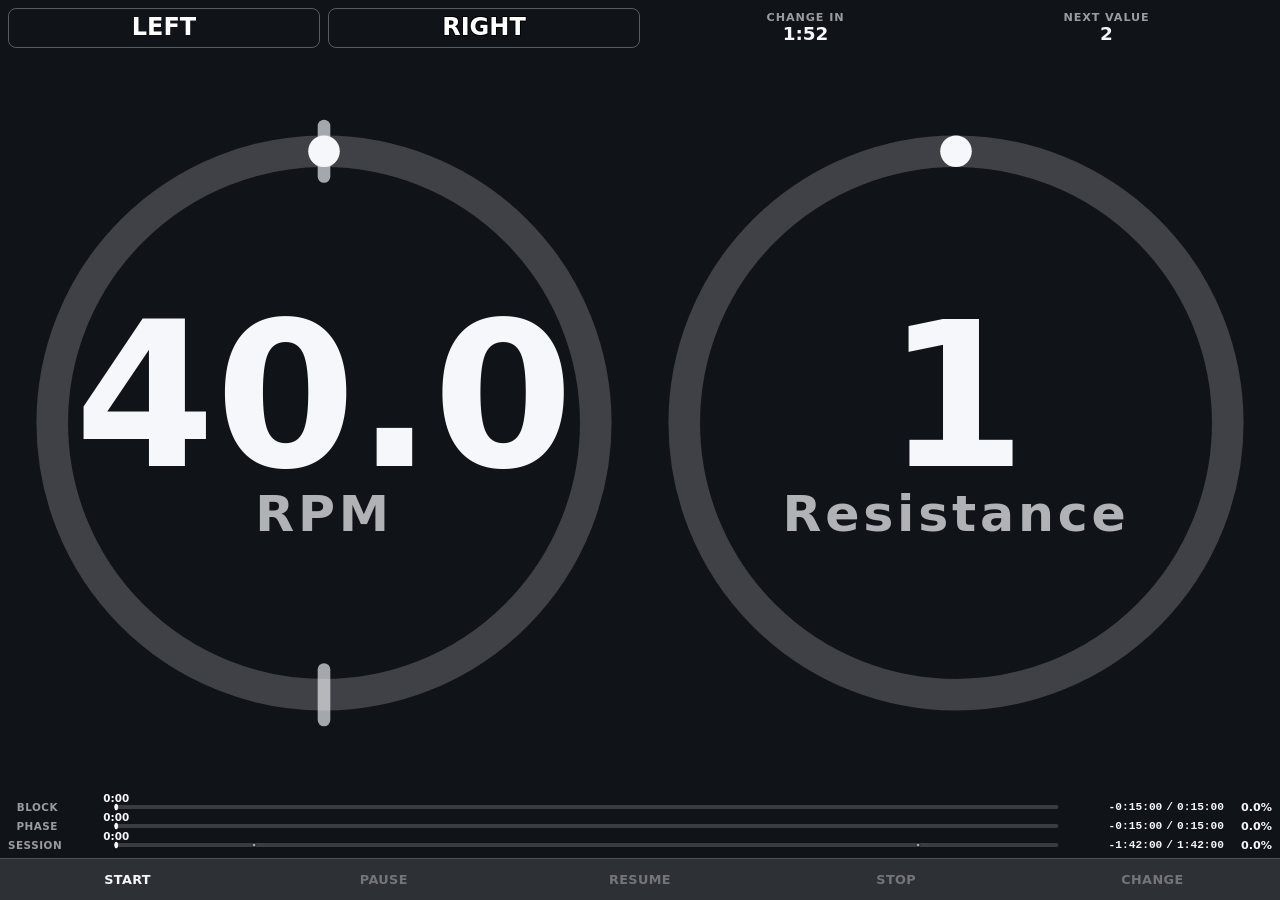
<file: apps/cadence-controller/web/index.html>
<!doctype html>
<html lang="en">
    <head>
        <meta charset="UTF-8" />
        <meta name="viewport" content="width=device-width, initial-scale=1.0" />

        <title>Cadence Controller</title>

        <meta name="theme-color" content="#101318" />

        <link rel="manifest" href="./manifest.webmanifest" />

        <link rel="stylesheet" href="./css/main.css" />

        <link rel="stylesheet" href="./css/regions/controller-header.css" />
        <link rel="stylesheet" href="./css/regions/workout-status.css" />

        <link rel="stylesheet" href="./css/playback/playback-countdown.css" />
        <link rel="stylesheet" href="./css/playback/guidance.css" />

        <link rel="stylesheet" href="./css/regions/progress-pane.css" />

        <link rel="stylesheet" href="./css/playback/playback-controls.css" />
        <link rel="stylesheet" href="./css/playback/change-workout-panel.css" />

        <link rel="stylesheet" href="./css/components/progression-circle.css" />
        <link rel="stylesheet" href="./css/components/progress-track.css" />
        <link rel="stylesheet" href="./css/components/signal-bank.css" />
    </head>

    <body>
        <main class="cadence-controller">
            <header class="controller-header">
                <div>
                    <p class="controller-header__app-name">Cadence Controller</p>

                    <h1 id="protocol-title" class="controller-header__protocol-title">
                        Loading protocol...
                    </h1>
                </div>

                <div id="playback-state" class="playback-state" aria-live="polite">Idle</div>
            </header>

            <section class="workout-status" aria-label="Workout status">
                <div class="workout-status__primary">
                    <div class="workout-status__metric">
                        <span class="workout-status__label"> Current Phase </span>

                        <span id="current-phase" class="workout-status__value"> — </span>
                    </div>

                    <div class="workout-status__metric">
                        <span class="workout-status__label"> Phase Remaining </span>

                        <span
                            id="phase-remaining-time"
                            class="workout-status__value workout-status__value--time"
                        >
                            —
                        </span>
                    </div>

                    <div class="workout-status__metric">
                        <span class="workout-status__label"> Current Block </span>

                        <span id="current-block" class="workout-status__value"> — </span>
                    </div>
                </div>

                <div class="workout-status__upcoming">
                    <div class="workout-status__metric">
                        <span class="workout-status__label"> Next Phase </span>

                        <span id="next-phase" class="workout-status__value"> — </span>
                    </div>

                    <div class="workout-status__metric">
                        <span class="workout-status__label"> Next Block </span>

                        <span id="next-block" class="workout-status__value"> — </span>
                    </div>
                </div>

                <div class="workout-status__time">
                    <div class="workout-status__metric">
                        <span class="workout-status__label"> Elapsed </span>

                        <span
                            id="elapsed-time"
                            class="workout-status__value workout-status__value--time"
                        >
                            0:00
                        </span>
                    </div>

                    <div class="workout-status__metric">
                        <span class="workout-status__label"> Workout Remaining </span>

                        <span
                            id="remaining-time"
                            class="workout-status__value workout-status__value--time"
                        >
                            0:00
                        </span>
                    </div>
                </div>
            </section>

            <section class="guidance-pane" aria-labelledby="guidance-heading">
                <h2 id="guidance-heading" class="visually-hidden">Workout Guidance</h2>

                <div
                    id="cadence-visualizer"
                    class="cadence-visualizer"
                    aria-label="Cadence guidance"
                ></div>

                <div id="load-visualizer" class="load-visualizer" aria-label="Load guidance"></div>
            </section>

            <section class="progress-pane" aria-label="Workout progress">
                <div class="progress-pane__track">
                    <div class="progress-pane__label">Block</div>
                    <div id="block-progress" class="block-progress"></div>
                </div>

                <div class="progress-pane__track">
                    <div class="progress-pane__label">Phase</div>
                    <div id="phase-progress" class="phase-progress"></div>
                </div>

                <div class="progress-pane__track">
                    <div class="progress-pane__label">Session</div>
                    <div id="workout-progress" class="workout-progress"></div>
                </div>
            </section>

            <section class="playback-controls" aria-label="Playback controls">
                <button id="start-button" type="button" class="playback-control">Start</button>

                <button id="pause-button" type="button" class="playback-control" disabled>
                    Pause
                </button>

                <button id="resume-button" type="button" class="playback-control" disabled>
                    Resume
                </button>

                <button id="stop-button" type="button" class="playback-control" disabled>
                    Stop
                </button>

                <button id="change-workout-button" type="button" class="playback-control" disabled>
                    Change
                </button>
            </section>
            <div id="change-workout-panel" class="change-workout-panel" hidden>
                <button id="skip-block-button" type="button" class="change-workout-panel__action">
                    Skip Block
                </button>

                <button id="skip-phase-button" type="button" class="change-workout-panel__action">
                    Skip Phase
                </button>

                <button
                    id="finish-block-skip-phase-button"
                    type="button"
                    class="change-workout-panel__action"
                >
                    Finish Block, Then Skip Phase
                </button>

                <button
                    id="finish-block-end-workout-button"
                    type="button"
                    class="change-workout-panel__action"
                >
                    Finish Block, Then End Workout
                </button>

                <button
                    id="cancel-pending-action-button"
                    type="button"
                    class="change-workout-panel__action"
                    hidden
                >
                    Cancel Pending Action
                </button>

                <button
                    id="cancel-change-workout-button"
                    type="button"
                    class="change-workout-panel__action"
                >
                    Cancel
                </button>
            </div>

            <div id="countdown" class="playback-countdown" aria-live="polite"></div>
        </main>

        <script type="module" src="./js/app.js"></script>
    </body>
</html>
</file>
<file: apps/cadence-controller/web/css/main.css>
:root {
    --color-background: #101318;
    --color-text: #f5f7fa;

    font-family:
    Inter,
    system-ui,
    -apple-system,
    BlinkMacSystemFont,
    "Segoe UI",
    sans-serif;

    color: var(--color-text);
    background: var(--color-background);

    font-synthesis: none;
    text-rendering: optimizeLegibility;
}

*,
*::before,
*::after {
    box-sizing: border-box;
}

html,
body {
    width: 100%;
    height: 100%;

    margin: 0;
}

body {
    min-height: 100dvh;

    overflow: hidden;

    background: var(--color-background);
    color: var(--color-text);
}

button,
input,
select,
textarea {
    font: inherit;
}

button {
    color: inherit;
}

.cadence-controller {
    position: relative;

    display: flex;
    flex-direction: column;

    width: 100%;
    height: 100dvh;
    min-width: 0;
    min-height: 0;

    overflow: hidden;
}

.visually-hidden {
    position: absolute;

    width: 1px;
    height: 1px;

    margin: -1px;
    padding: 0;

    overflow: hidden;

    border: 0;

    clip: rect(0, 0, 0, 0);
    white-space: nowrap;
}
</file>
<file: apps/cadence-controller/web/css/regions/controller-header.css>
.controller-header {
    display: none;
    align-items: center;
    justify-content: space-between;
    gap: 16px;

    flex: 0 0 auto;

    min-width: 0;

    padding: 8px 12px;

    border-bottom: 1px solid rgba(255, 255, 255, 0.12);
}

.controller-header > div:first-child {
    min-width: 0;
}

.controller-header__app-name {
    margin: 0 0 4px;

    font-size: 0.75rem;
    font-weight: 600;
    letter-spacing: 0.08em;
    text-transform: uppercase;

    opacity: 0.55;
}

.controller-header__protocol-title {
    margin: 0;

    overflow: hidden;
    text-overflow: ellipsis;
    white-space: nowrap;

    font-size: clamp(1rem, 2.2vw, 1.5rem);
    line-height: 1.15;
}

.playback-state {
    flex: 0 0 auto;

    padding: 5px 9px;

    border: 1px solid currentColor;
    border-radius: 999px;

    font-size: 0.7rem;
    font-weight: 700;
    letter-spacing: 0.06em;
    text-transform: uppercase;
}
</file>
<file: apps/cadence-controller/web/css/regions/workout-status.css>
.workout-status {
    display: none;

    grid-template-columns:
    minmax(0, 3fr)
    minmax(0, 2fr)
    minmax(0, 2fr);

    min-width: 0;

    border-bottom: 1px solid rgba(255, 255, 255, 0.12);

    background: rgba(255, 255, 255, 0.025);
}

.workout-status__primary,
.workout-status__upcoming,
.workout-status__time {
    display: none;

    min-width: 0;

    padding: 8px 12px;
}

.workout-status__primary {
    grid-template-columns: repeat(3, minmax(0, 1fr));
    gap: 12px;
}

.workout-status__upcoming,
.workout-status__time {
    grid-template-columns: repeat(2, minmax(0, 1fr));
    gap: 12px;

    border-left: 1px solid rgba(255, 255, 255, 0.1);
}

.workout-status__upcoming {
    opacity: 0.72;
}

.workout-status__metric {
    display: grid;
    gap: 3px;

    min-width: 0;
}

.workout-status__label {
    min-width: 0;

    overflow: hidden;
    text-overflow: ellipsis;
    white-space: nowrap;

    font-size: 0.65rem;
    font-weight: 600;
    letter-spacing: 0.08em;
    text-transform: uppercase;

    opacity: 0.55;
}

.workout-status__value {
    min-width: 0;

    overflow: hidden;
    text-overflow: ellipsis;
    white-space: nowrap;

    font-size: clamp(0.95rem, 2vw, 1.35rem);
    font-weight: 700;
    line-height: 1.1;
}

.workout-status__value--time {
    font-variant-numeric: tabular-nums;
}
</file>
<file: apps/cadence-controller/web/css/playback/playback-countdown.css>
.playback-countdown {
    position: fixed;
    inset: 0;
    z-index: 1000;

    display: grid;
    place-items: center;

    background: rgba(16, 19, 24, 0.72);

    font-size: clamp(6rem, 30vw, 18rem);
    font-weight: 800;
    line-height: 1;
    font-variant-numeric: tabular-nums;
    text-align: center;

    pointer-events: none;
}

.playback-countdown:empty {
    display: none;
}
</file>
<file: apps/cadence-controller/web/css/playback/guidance.css>
.guidance-pane {
    --guidance-header-height: 40px;

    container: guidance / inline-size;

    display: grid;
    grid-template-columns:
    minmax(0, 1fr)
    minmax(0, 1fr);
    grid-auto-rows: minmax(0, 1fr);

    flex: 1 1 0;

    min-width: 0;
    min-height: 0;

    padding: 8px;

    overflow: hidden;
}

.cadence-visualizer,
.load-visualizer {
    display: grid;
    grid-template-rows:
    var(--guidance-header-height)
    minmax(0, 1fr);
    gap: 8px;

    width: 100%;
    height: 100%;
    min-width: 0;
    min-height: 0;

    overflow: hidden;
}

.cadence-visualizer__signals,
.load-visualizer__status {
    width: 100%;
    height: var(--guidance-header-height);
    min-width: 0;
    min-height: 0;

    overflow: hidden;
}

.load-visualizer__status {
    display: grid;
    grid-template-columns: 1fr 1fr;
    align-items: center;

    font-variant-numeric: tabular-nums;
}

.load-visualizer__remaining,
.load-visualizer__next {
    display: flex;
    flex-direction: column;
    align-items: center;
    gap: 2px;
}

.load-visualizer__remaining {
    padding-left: 15px;
}

.load-visualizer__next {
    padding-right: 15px;
}

.load-visualizer__remaining-label,
.load-visualizer__next-label {
    font-size: 0.7rem;
    font-weight: 600;
    line-height: 1;
    letter-spacing: 0.08em;
    white-space: nowrap;

    opacity: 0.6;
}

.load-visualizer__remaining-value,
.load-visualizer__next-value {
    font-size: 1.15rem;
    font-weight: 700;
    line-height: 1;
}

.cadence-visualizer__signals .signal-bank {
    width: 100%;
    height: 100%;
}

.cadence-visualizer__circle,
.load-visualizer__circle {
    display: grid;
    place-items: center;

    min-width: 0;
    min-height: 0;

    overflow: hidden;
}

.cadence-visualizer__circle .progression-circle,
.load-visualizer__circle .progression-circle {
    width: 100%;
    height: 100%;
}

.load-visualizer[data-adjustment-pending="true"] {
    --load-adjustment-color: #ff5a5a;

    --progression-circle-track-color: var(--load-adjustment-color);
    --progression-circle-progress-color: var(--load-adjustment-color);
    --progression-circle-notch-color: var(--load-adjustment-color);
    --progression-circle-marker-color: var(--load-adjustment-color);
    --progression-circle-value-color: var(--load-adjustment-color);
    --progression-circle-label-color: var(--load-adjustment-color);
}

.load-visualizer[data-adjustment-pending="true"] .progression-circle__background {
    animation: load-adjustment-alert 0.8s ease-in-out infinite alternate;
}

@keyframes load-adjustment-alert {
    from {
        fill: rgba(255, 0, 0, 0.06);
    }

    to {
        fill: rgba(255, 0, 0, 0.24);
    }
}

@media (prefers-reduced-motion: reduce) {
    .load-visualizer[data-adjustment-pending="true"] .progression-circle__background {
        animation: none;
        fill: rgba(255, 0, 0, 0.18);
    }
}

@media (min-aspect-ratio: 1/1) {
    @container guidance (max-width: 500px) {
        .cadence-visualizer,
        .load-visualizer {
            grid-column: auto;
            grid-row: 1;
        }
    }
}

@media (max-aspect-ratio: 1/1) {
    @container guidance (max-width: 500px) {
        .cadence-visualizer,
        .load-visualizer {
            grid-column: 1 / -1;
        }

        .cadence-visualizer {
            grid-row: 1;
        }

        .load-visualizer {
            grid-row: 2;

            grid-template-rows:
            minmax(0, 1fr)
            var(--guidance-header-height);
        }

        .load-visualizer__circle {
            grid-row: 1;
        }

        .load-visualizer__status {
            grid-row: 2;
        }
    }
}
</file>
<file: apps/cadence-controller/web/css/regions/progress-pane.css>
.progress-pane {
    display: grid;
    gap: 1px;

    flex: 0 0 auto;

    min-width: 0;

    padding: 0 8px 4px;
}

.progress-pane__track {
    display: grid;
    grid-template-columns: 50px minmax(0, 1fr);
    align-items: center;
    gap: 6px;

    min-width: 0;
    min-height: 18px;
}

.progress-pane__label {
    font-size: 0.65rem;
    font-weight: 700;
    letter-spacing: 0.05em;
    text-align: right;
    text-transform: uppercase;

    opacity: 0.6;
}

.block-progress,
.phase-progress,
.workout-progress {
    display: grid;
    grid-template-columns:
    minmax(0, 1fr)
    auto
    auto;
    align-items: center;

    min-width: 0;
}

.timed-progress__track {
    min-width: 0;
}

.timed-progress__time,
.timed-progress__percent {
    font-size: 0.7rem;
    font-weight: 700;
    font-variant-numeric: tabular-nums;
    white-space: nowrap;
}

.timed-progress__time {
    display: grid;
    grid-template-columns:
    8ch
    1ch
    7ch;
    align-items: center;
    gap: 4px;

    font-family:
    ui-monospace, SFMono-Regular, Menlo, Monaco, Consolas, "Liberation Mono", monospace;
}

.timed-progress__remaining,
.timed-progress__duration {
    text-align: right;
}

.timed-progress__separator {
    text-align: center;
}

.timed-progress__percent {
    min-width: 3rem;

    text-align: right;
}

.workout-progress {
    width: 100%;
}
</file>
<file: apps/cadence-controller/web/css/playback/playback-controls.css>
.playback-controls {
    display: grid;
    grid-template-columns: repeat(5, minmax(0, 1fr));
    gap: 1px;

    flex: 0 0 42px;

    width: 100%;
    min-width: 0;

    border-top: 1px solid rgba(255, 255, 255, 0.16);

    background: rgba(255, 255, 255, 0.12);
}

.playback-control {
    min-width: 0;
    min-height: 0;

    padding: 0 8px;

    border: 0;
    border-radius: 0;

    background: transparent;
    color: inherit;

    font: inherit;
    font-size: 0.8rem;
    font-weight: 700;
    letter-spacing: 0.03em;
    text-transform: uppercase;

    cursor: pointer;
}

.playback-control--pending {
    background: #d6a72b;
    color: #101318;
}

.playback-control:hover:not(:disabled) {
    background: rgba(255, 255, 255, 0.08);
}

.playback-control:active:not(:disabled) {
    background: rgba(255, 255, 255, 0.14);
}

.playback-control:disabled {
    opacity: 0.35;

    cursor: default;
}

.playback-control:focus-visible {
    position: relative;
    z-index: 1;

    outline: 3px solid currentColor;
    outline-offset: -3px;
}
</file>
<file: apps/cadence-controller/web/css/playback/change-workout-panel.css>
.change-workout-panel {
    position: absolute;
    inset: 0;
    z-index: 10;

    display: flex;
    flex-direction: column;
    justify-content: center;
    gap: clamp(0.3rem, 1dvh, 0.7rem);

    padding: clamp(0.75rem, 2dvh, 1.5rem);

    background: rgba(0, 0, 0, 0.92);
}

.change-workout-panel[hidden] {
    display: none;
}

.change-workout-panel__action {
    min-height: clamp(2.25rem, 5.5dvh, 3.5rem);

    padding: clamp(0.4rem, 1dvh, 0.75rem) 0.75rem;

    border: 1px solid rgba(255, 255, 255, 0.2);
    border-radius: 8px;

    background: rgba(255, 255, 255, 0.08);
    color: inherit;

    font-family: inherit;
    font-size: clamp(0.8rem, 1.8dvh, 1rem);
    font-weight: 700;
    text-transform: uppercase;

    cursor: pointer;
}
</file>
<file: apps/cadence-controller/web/css/components/progression-circle.css>
.progression-circle {
    --progression-circle-track-color: #3f4146;
    --progression-circle-progress-color: #f5f7fa;

    --progression-circle-notch-color: currentColor;
    --progression-circle-notch-opacity: 0.65;

    --progression-circle-marker-color: var(--progression-circle-progress-color);

    --progression-circle-fill-color: transparent;

    --progression-circle-target-stroke-color: #000;

    --progression-circle-value-color: currentColor;

    --progression-circle-label-color: currentColor;
    --progression-circle-label-opacity: 0.7;

    display: block;

    width: 100%;
    height: 100%;
    max-width: 100%;
    max-height: 100%;

    overflow: hidden;

    color: inherit;
    font-family: inherit;

    pointer-events: none;
    user-select: none;
}

.progression-circle__background {
    fill: transparent;
    stroke: none;
}

.progression-circle__track {
    fill: var(--progression-circle-fill-color);

    stroke: var(--progression-circle-track-color);
    stroke-width: 5;
    stroke-linecap: round;
}

.progression-circle__progress {
    fill: none;

    stroke: var(--progression-circle-progress-color);
    stroke-width: 5;
    stroke-linecap: butt;
}

.progression-circle__notch {
    stroke: var(--progression-circle-notch-color);
    stroke-width: 2;
    stroke-opacity: var(--progression-circle-notch-opacity);
    stroke-linecap: round;
}

.progression-circle__target {
    fill: var(--progression-circle-track-color);
}

.progression-circle__marker-dot {
    fill: var(--progression-circle-marker-color);

    vector-effect: non-scaling-stroke;
}

.progression-circle__value {
    fill: var(--progression-circle-value-color);

    font-size: 32px;
    font-weight: 700;
    font-variant-numeric: tabular-nums;

    dominant-baseline: middle;
}

.progression-circle__label {
    fill: var(--progression-circle-label-color);
    fill-opacity: var(--progression-circle-label-opacity);

    font-size: 8px;
    font-weight: 600;
    letter-spacing: 0.6px;

    dominant-baseline: middle;
}
</file>
<file: apps/cadence-controller/web/css/components/progress-track.css>
.progress-track {
    --progress-track-height: 18px;

    --progress-track-track-color: currentColor;
    --progress-track-track-opacity: 0.18;

    --progress-track-progress-color: currentColor;

    --progress-track-tick-color: currentColor;
    --progress-track-tick-border-color: #000;
    --progress-track-tick-opacity: 0.55;

    --progress-track-marker-color: currentColor;
    --progress-track-marker-text-color: currentColor;

    --progress-track-tick-label-color: currentColor;
    --progress-track-tick-label-opacity: 0.7;

    --progress-track-pending-omission-color: rgba(176, 78, 52, 0.9);
    --progress-track-confirmed-omission-color: rgba(120, 120, 120, 0.9);

    position: relative;

    width: 100%;
    height: var(--progress-track-height);
    min-width: 0;
    min-height: 0;

    color: inherit;
    font-family: inherit;
    font-variant-numeric: tabular-nums;

    pointer-events: none;
    user-select: none;
}

.progress-track__svg {
    position: absolute;
    inset: 0;

    display: block;

    width: 100%;
    height: var(--progress-track-height);

    overflow: visible;
}

.progress-track__track {
    stroke: var(--progress-track-track-color);
    stroke-width: 4px;
    stroke-opacity: var(--progress-track-track-opacity);
    stroke-linecap: round;

    vector-effect: non-scaling-stroke;
}

.progress-track__progress {
    stroke: var(--progress-track-progress-color);
    stroke-width: 4px;
    stroke-linecap: round;

    vector-effect: non-scaling-stroke;
}

.progress-track__ticks {
    position: absolute;
    inset: 0;
}

.progress-track__tick {
    position: absolute;
    top: 50%;

    transform: translate(-50%, -50%);
}

.progress-track__tick-marker {
    box-sizing: border-box;

    width: 5px;
    height: 5px;

    border: 1px solid var(--progress-track-tick-border-color);
    border-radius: 50%;

    background: var(--progress-track-tick-color);

    opacity: var(--progress-track-tick-opacity);
}

.progress-track__marker-line {
    stroke: var(--progress-track-marker-color);
    stroke-width: 3px;
    stroke-linecap: round;

    vector-effect: non-scaling-stroke;
}

.progress-track__marker-text {
    position: absolute;
    top: 50%;

    color: var(--progress-track-marker-text-color);

    font-size: 0.65rem;
    font-weight: 700;
    line-height: 1;
    white-space: nowrap;

    transform: translate(-50%, -50%) translateY(-9px);
}

.progress-track__tick-labels {
    display: none;
}

.progress-track__tick-label {
    position: absolute;
    bottom: 0;

    color: var(--progress-track-tick-label-color);

    font-size: 0.65rem;
    font-weight: 600;
    line-height: 1;
    white-space: nowrap;

    opacity: var(--progress-track-tick-label-opacity);
    transform: translateX(-50%);
}

.progress-track__range {
    stroke-width: 7px;
    stroke-linecap: butt;
}

.progress-track__range[data-state="pending-omission"] {
    stroke: var(--progress-track-pending-omission-color);
}

.progress-track__range[data-state="confirmed-omission"] {
    stroke: var(--progress-track-confirmed-omission-color);
}
</file>
<file: apps/cadence-controller/web/css/components/signal-bank.css>
.signal-bank {
    --signal-bank-gap: 0.5rem;

    --signal-bank-background: transparent;
    --signal-bank-border-color: rgba(255, 255, 255, 0.3);

    --signal-bank-inactive-text-color: #fff;
    --signal-bank-active-background: #fff;
    --signal-bank-active-text-color: #000;

    --signal-bank-label-outline-color: #000;
    --signal-bank-label-outline-width: 0.75px;

    --signal-bank-active-duration: 500ms;

    display: grid;
    grid-template-columns: repeat(var(--signal-count), minmax(0, 1fr));
    gap: var(--signal-bank-gap);

    width: 100%;
    height: 100%;

    color: inherit;
    font-family: inherit;

    pointer-events: none;
    user-select: none;
}

.signal-bank__signal {
    display: flex;
    align-items: center;
    justify-content: center;

    min-width: 0;
    min-height: 0;

    padding: 0.6rem 0.75rem;

    border: 1px solid var(--signal-bank-border-color);
    border-radius: 0.5rem;

    background: var(--signal-bank-background);
    color: var(--signal-bank-inactive-text-color);

    text-align: center;
}

.signal-bank__signal[data-active="true"] {
    animation: signal-bank-activation var(--signal-bank-active-duration) ease-out forwards;
}

.signal-bank__label {
    min-width: 0;

    font-size: 1.5em;
    font-weight: 700;
    line-height: 1.15;
    text-wrap: balance;

    text-shadow:
    calc(-1 * var(--signal-bank-label-outline-width))
    calc(-1 * var(--signal-bank-label-outline-width))
    0
    var(--signal-bank-label-outline-color),
    var(--signal-bank-label-outline-width)
    calc(-1 * var(--signal-bank-label-outline-width))
    0
    var(--signal-bank-label-outline-color),
    calc(-1 * var(--signal-bank-label-outline-width))
    var(--signal-bank-label-outline-width)
    0
    var(--signal-bank-label-outline-color),
    var(--signal-bank-label-outline-width)
    var(--signal-bank-label-outline-width)
    0
    var(--signal-bank-label-outline-color);
}

.signal-bank__signal[data-active="true"] .signal-bank__label {
    text-shadow: none;
}

@keyframes signal-bank-activation {
    0% {
        background: var(--signal-bank-active-background);
        color: var(--signal-bank-active-text-color);
    }

    55% {
        background: var(--signal-bank-active-background);
        color: var(--signal-bank-active-text-color);
    }

    100% {
        background: var(--signal-bank-background);
        color: var(--signal-bank-inactive-text-color);
    }
}
</file>
